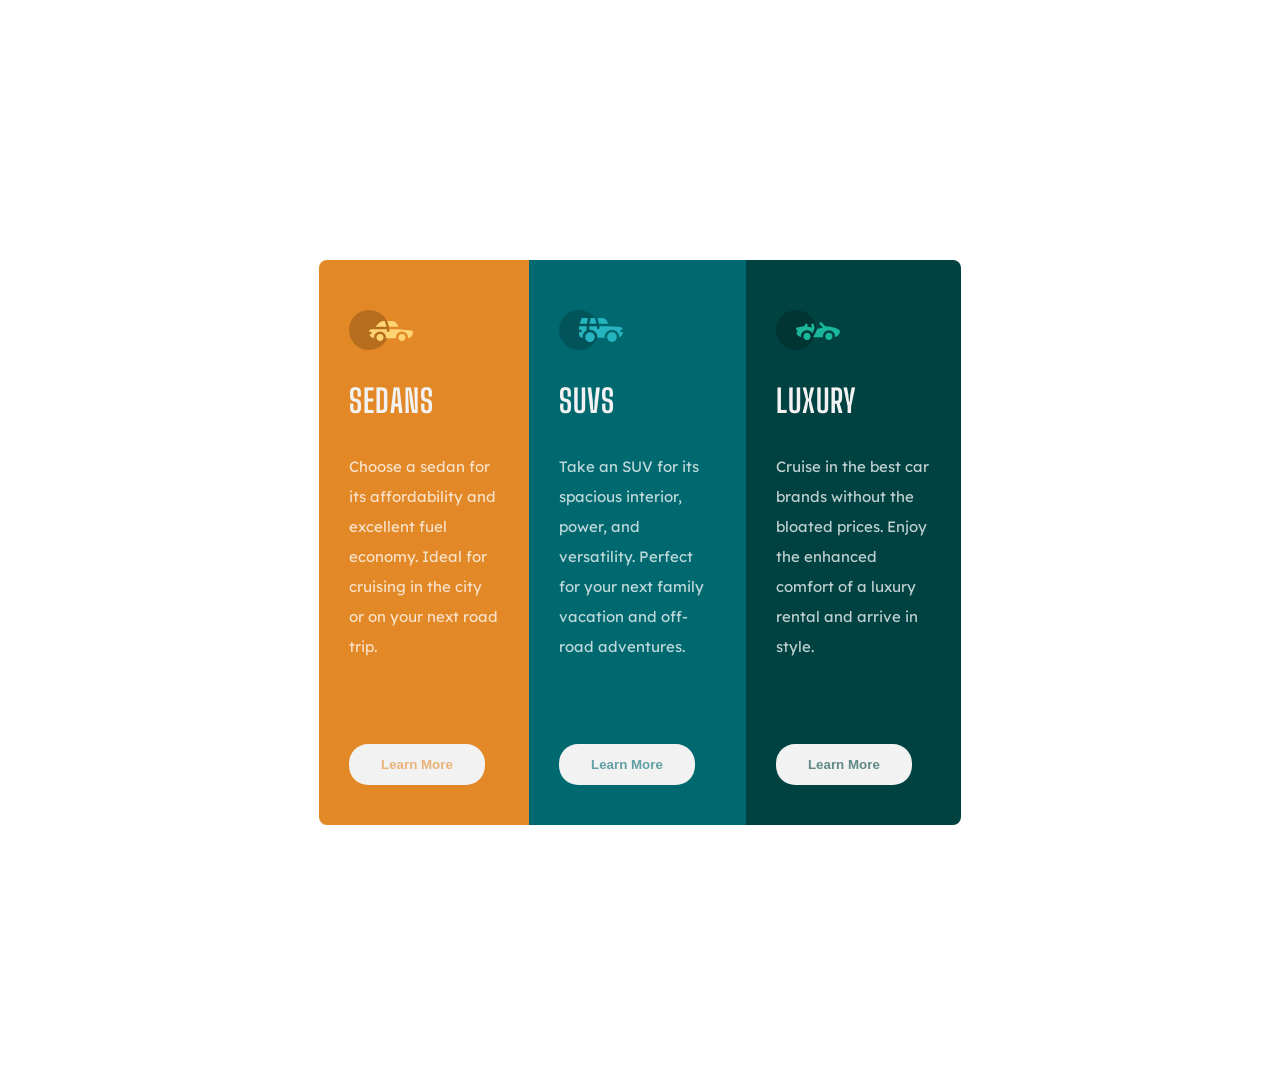
<file: 3-column-card/index.html>
<!DOCTYPE html>
<html lang="en">
<head>
  <meta charset="UTF-8">
  <meta name="viewport" content="width=device-width, initial-scale=1.0"> <!-- displays site properly based on user's device -->

  <link rel="icon" type="image/png" sizes="32x32" href="./images/favicon-32x32.png">
  <link rel="stylesheet" href="styles.css">
  <title>Frontend Mentor | 3-column preview card component</title>
</head>
<body>
  <div class="container">
    <div class="car-container sedan">
      <img src="images/icon-sedans.svg" alt="sedan icon">
      <h1 class="header">sedans</h1>
      <p>Choose a sedan for its affordability and excellent fuel economy. Ideal for cruising in the city 
      or on your next road trip.</p>
      <button class="sedan-color">Learn More</button>
    </div>
    <div class="car-container suv"> 
      <img src="images/icon-suvs.svg" alt="suv icon">
      <h1 class="header">suvs</h1>
      <p>Take an SUV for its spacious interior, power, and versatility. Perfect for your next family vacation 
      and off-road adventures.</p>
      <button class="suv-color">Learn More</button>

    </div>
    <div class="car-container luxury">
      <img src="images/icon-luxury.svg" alt="luxury icon">
      <h1 class="header">luxury</h1>
      <p>Cruise in the best car brands without the bloated prices. Enjoy the enhanced comfort of a luxury 
      rental and arrive in style.</p>
      <button class="luxury-color">Learn More</button>
    </div>
  </div>
</body>
</html>
</file>
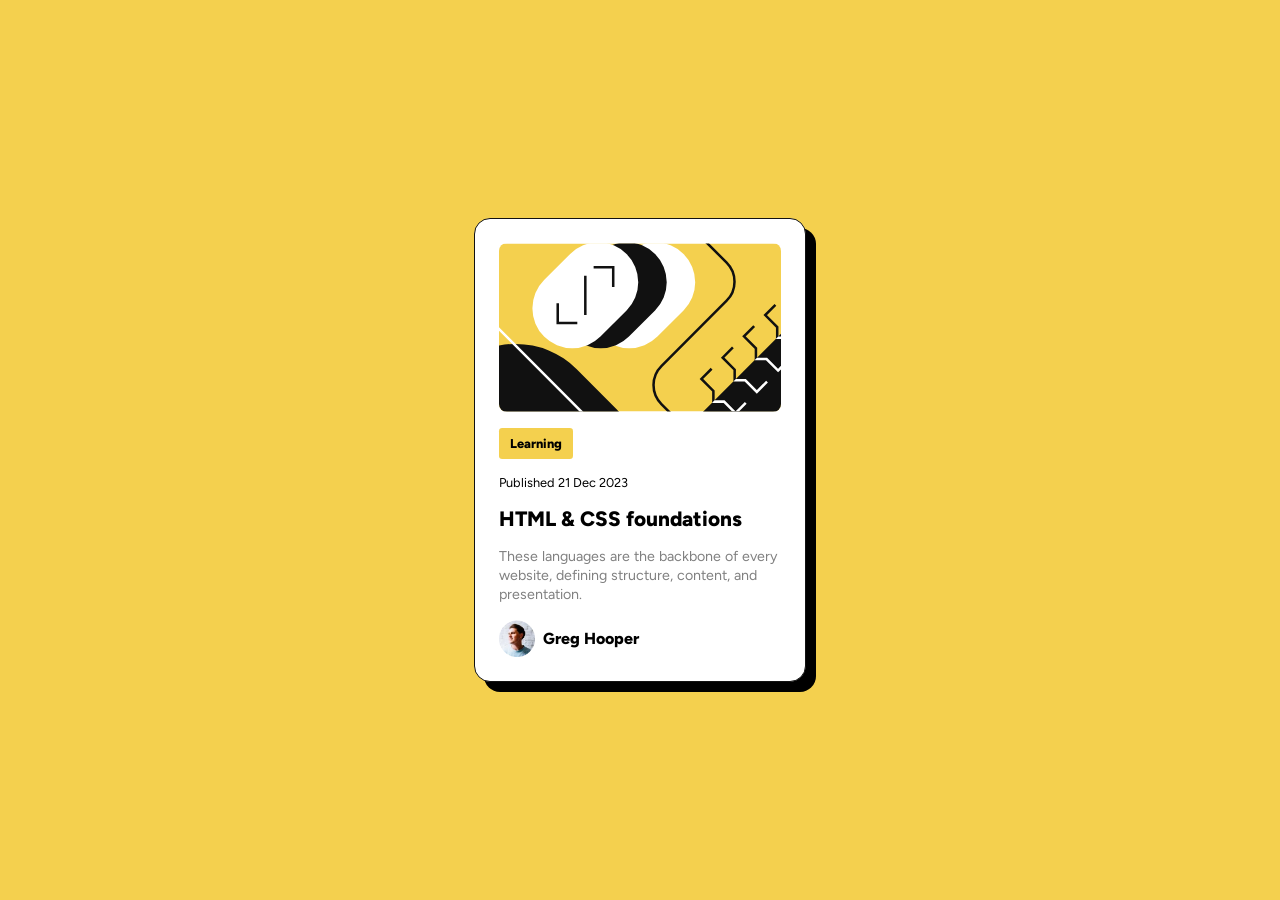
<file: blog-card/index.html>
<!DOCTYPE html>
<html lang="en">
<head>
  <meta charset="UTF-8">
  <meta name="viewport" content="width=device-width, initial-scale=1.0"> <!-- displays site properly based on user's device -->

  <link rel="icon" type="image/png" sizes="32x32" href="./assets/images/favicon-32x32.png">
  <link rel="preconnect" href="https://fonts.googleapis.com">
<link rel="preconnect" href="https://fonts.gstatic.com" crossorigin>
<link href="https://fonts.googleapis.com/css2?family=Figtree:wght@600;800&display=swap" rel="stylesheet">
  <link rel="stylesheet" href="styles.css">
  <title>Frontend Mentor | Blog preview card</title>
</head>
<body>
  <section class="card">
    <div class="card-content">
      <img class="hero" src="assets/images/illustration-article.svg" alt="illustration-article">
      <div class="learning-block">Learning</div>
      <span class="date">Published 21 Dec 2023</span>

      <h1>HTML & CSS foundations</h1>

      <p>These languages are the backbone of every website, defining 
      structure, content, and presentation.</p>

      <div class="greg">
      <div class="avatar">
      <img class ="greg-pic"src="assets/images/image-avatar.webp" alt="avatar">
      </div>
      <span class="name">Greg Hooper</span>
      </div>
    </div>
  
  </section>
</body>
</html>
</file>
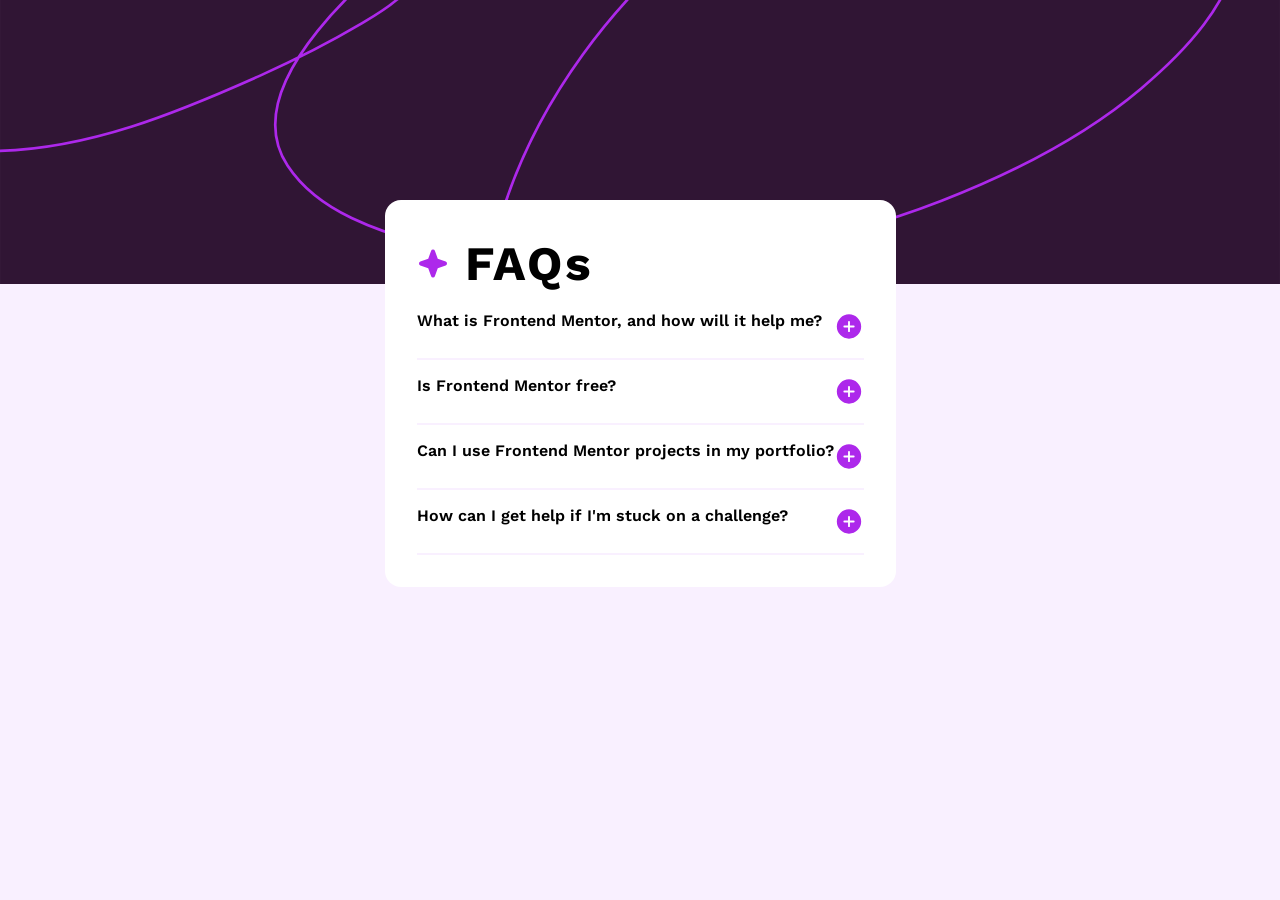
<file: faq-accordion/index.html>
<!DOCTYPE html>
<html lang="en">
<head>
  <meta charset="UTF-8">
  <meta name="viewport" content="width=device-width, initial-scale=1.0"> <!-- displays site properly based on user's device -->
  <link rel="preconnect" href="https://fonts.googleapis.com">
<link rel="preconnect" href="https://fonts.gstatic.com" crossorigin>
<link href="https://fonts.googleapis.com/css2?family=Work+Sans:wght@400;600;700&display=swap" rel="stylesheet">
  <link rel="icon" type="image/png" sizes="32x32" href="./assets/images/favicon-32x32.png">
  <link rel="stylesheet" href="styles.css">
  <title>Frontend Mentor | FAQ accordion</title>
</head>
<body id="desktop-body">
  <img class="background-pattern" src="assets/images/background-pattern-mobile.svg" alt="background-pattern-mobile">
<section class="card">
  <header>
    <img class="star-icon" src="assets/images/icon-star.svg" alt="icon-star">
  <h1>FAQs</h1>
  </header>
<details>
  <summary>What is Frontend Mentor, and how will it help me? <img src="assets/images/icon-plus.svg" alt="icon-plus"> </summary>
  <p>Frontend Mentor offers realistic coding challenges to help developers improve their 
  frontend coding skills with projects in HTML, CSS, and JavaScript. It's suitable for 
  all levels and ideal for portfolio building.</p>
</details>
<details>
  <summary>Is Frontend Mentor free? <img src="assets/images/icon-plus.svg" alt="icon-plus"></summary>
  <p>Yes, Frontend Mentor offers both free and premium coding challenges, with the free 
  option providing access to a range of projects suitable for all skill levels.</p>
</details>
<details>
  <summary>Can I use Frontend Mentor projects in my portfolio? <img src="assets/images/icon-plus.svg" alt="icon-plus"></summary>
  <p>Yes, you can use projects completed on Frontend Mentor in your portfolio. It's an excellent
  way to showcase your skills to potential employers!</p>
</details>
<details>
  <summary>How can I get help if I'm stuck on a challenge? <img src="assets/images/icon-plus.svg" alt="icon-plus"></summary>
  <p>The best place to get help is inside Frontend Mentor's Discord community. There's a help 
  channel where you can ask questions and seek support from other community members.</p>
</details>
</section>
<script src="script.js"></script>
</body>
</html>
</file>
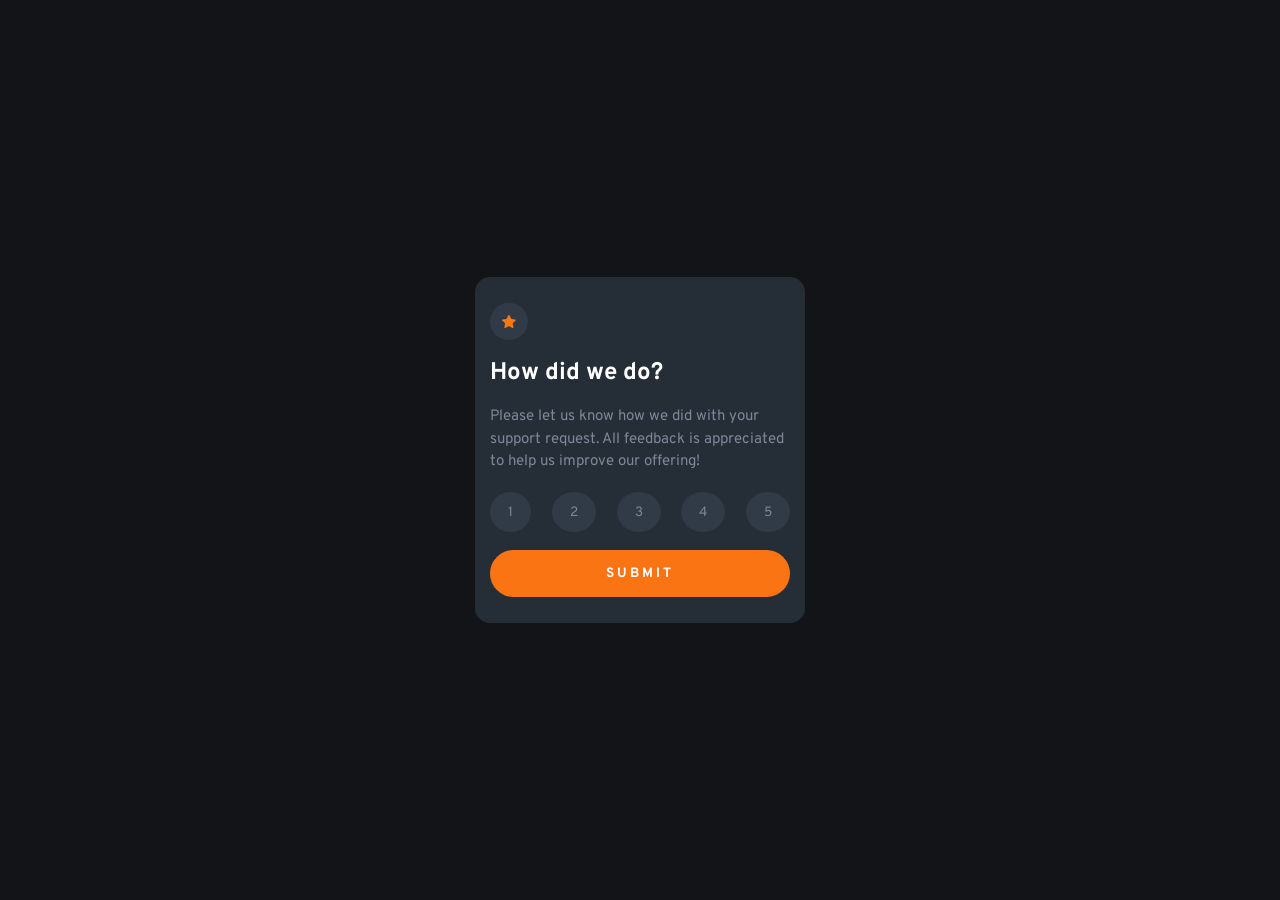
<file: interactive-rating-component/index.html>
<!DOCTYPE html>
<html lang="en">
<head>
  <meta charset="UTF-8">
  <meta name="viewport" content="width=device-width, initial-scale=1.0">
  <link rel="preconnect" href="https://fonts.googleapis.com">
  <link rel="preconnect" href="https://fonts.gstatic.com" crossorigin>
  <link href="https://fonts.googleapis.com/css2?family=Overpass:wght@400;700&display=swap" rel="stylesheet">
  <link rel="stylesheet" href="style.css">
  <link rel="icon" type="image/png" sizes="32x32" href="./images/favicon-32x32.png">
  
  <title>Frontend Mentor | Interactive rating component</title>
</head>
<body>
  <article class="card">
    <div class="rating-content">
      <div class="circle-container">
        <img class="star-icon" src="images/icon-star.svg" alt="star icon">
      </div>
      <h1>How did we do?</h1>
      <p>Please let us know how we did with your support request. All feedback is appreciated 
        to help us improve our offering!</p>
        <div class="rating-component" role="radiogroup" aria-label="Rating">
          <button class="rating" role="radio" aria-checked="false">1</button>
          <button class="rating" role="radio" aria-checked="false">2</button>
          <button class="rating" role="radio" aria-checked="false">3</button>
          <button class="rating" role="radio" aria-checked="false">4</button>
          <button class="rating" role="radio" aria-checked="false">5</button>
        </div>
      <button class="submit-button">Submit</button>
    </div>
  </article>

  <article class="thank-you-card">
    <div class="thank-you-content">
    <img class="thanks-image" src="images/illustration-thank-you.svg" alt="thank you illustration">
    <span class="result">You selected 4 out of 5</span>
    <h1>Thank you!</h1>
    <p class="thank-you">We appreciate you taking the time to give a rating. If you ever need more support, 
      don’t hesitate to get in touch!</p>
    </div>
  </article>
  <script src="script.js"></script>
</body>
</html>
</file>
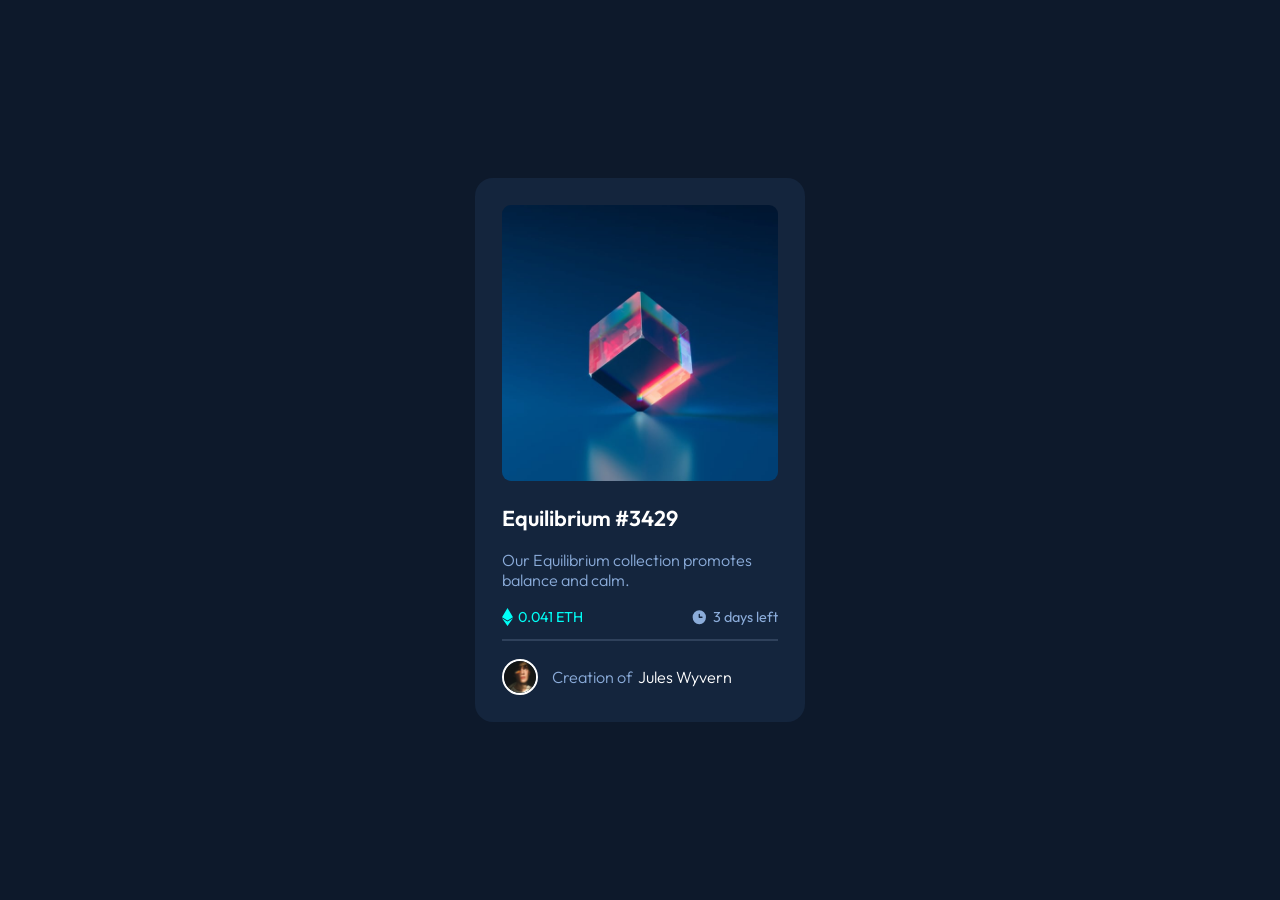
<file: nft-card/index.html>
<!DOCTYPE html>
<html lang="en">
<head>
  <meta charset="UTF-8">
  <meta name="viewport" content="width=device-width, initial-scale=1.0"> 
  <link rel="preconnect" href="https://fonts.googleapis.com">
  <link rel="preconnect" href="https://fonts.gstatic.com" crossorigin>
  <link href="https://fonts.googleapis.com/css2?family=Outfit:wght@300;400;600&display=swap" rel="stylesheet">
  <link rel="icon" type="image/png" sizes="32x32" href="./images/favicon-32x32.png">
  <link rel="stylesheet" href="style.css">
  <title>Frontend Mentor | NFT preview card component</title>
</head>
<body>
  <article class="card">
    <div class="equilibrium-container">
      <div class="overlay">
        <img src="images/icon-view.svg" alt="view icon">
      </div>
      <img class="equilibrium" src="images/image-equilibrium.jpg" alt="Equilibrium image">
    </div>
  <h1>Equilibrium #3429</h1>
  <p>Our Equilibrium collection promotes balance and calm.</p>
  <div class="details-container">
  <span class="eth"><img src="images/icon-ethereum.svg" alt="ethereum icon">0.041 ETH</span>
  <span class="days-left"><img src="images/icon-clock.svg" alt="clock icon">3 days left</span>
  </div>
  <span class="jules"><img class="avatar" src="images/image-avatar.png" alt="avatar image">Creation of<a>Jules Wyvern</a><span>
  </article>
  </div>
</body>
</html>
</file>
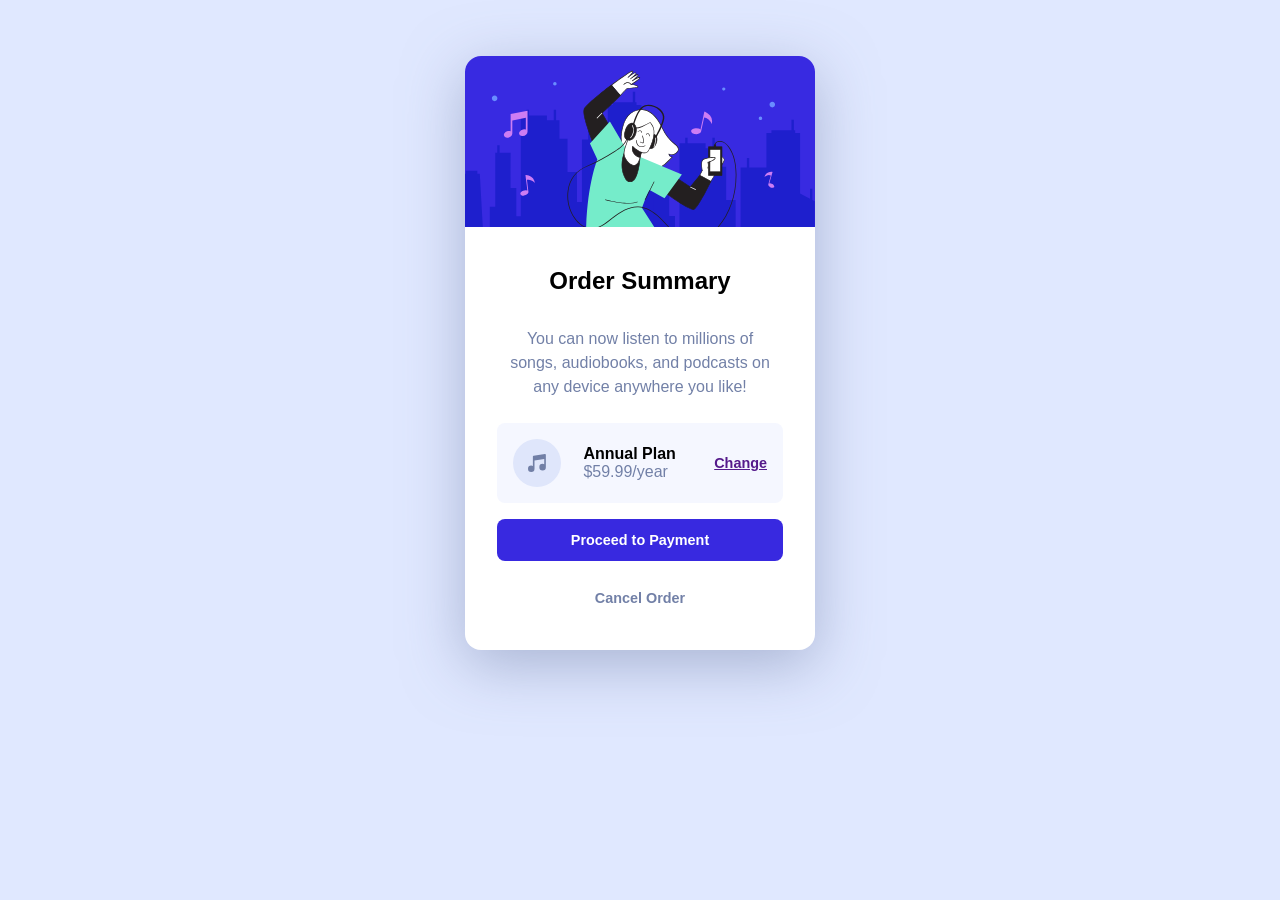
<file: order-summary/index.html>
<!DOCTYPE html>
<html lang="en">
<head>
  <meta charset="UTF-8">
  <meta name="viewport" content="width=device-width, initial-scale=1.0"> 
  <link rel="icon" type="image/png" sizes="32x32" href="./images/favicon-32x32.png">
  <link rel="stylesheet" href="styles.css">
  <title>Frontend Mentor | Order summary card</title>
</head>
<body>
  <div class="container">
    <img class="hero" src="images/illustration-hero.svg" alt="hero image">
    <div class="content-container">
      <h1>Order Summary</h1>
      <p>You can now listen to millions of songs, audiobooks, and podcasts on any 
      device anywhere you like!</p>
      <div class="annual">
        <img src="images/icon-music.svg" alt="music icon" class="music-icon">
        <div class="plan">
        <span class="bold">Annual Plan</span>
        <span class="grey">$59.99/year</span>
        </div>
        <a href="">Change</a>
      </div>
      <button class="payment-button">Proceed to Payment</button>
      <button class="cancel-button">Cancel Order</button>
    </div>
  </div>

</body>
</html>
</file>
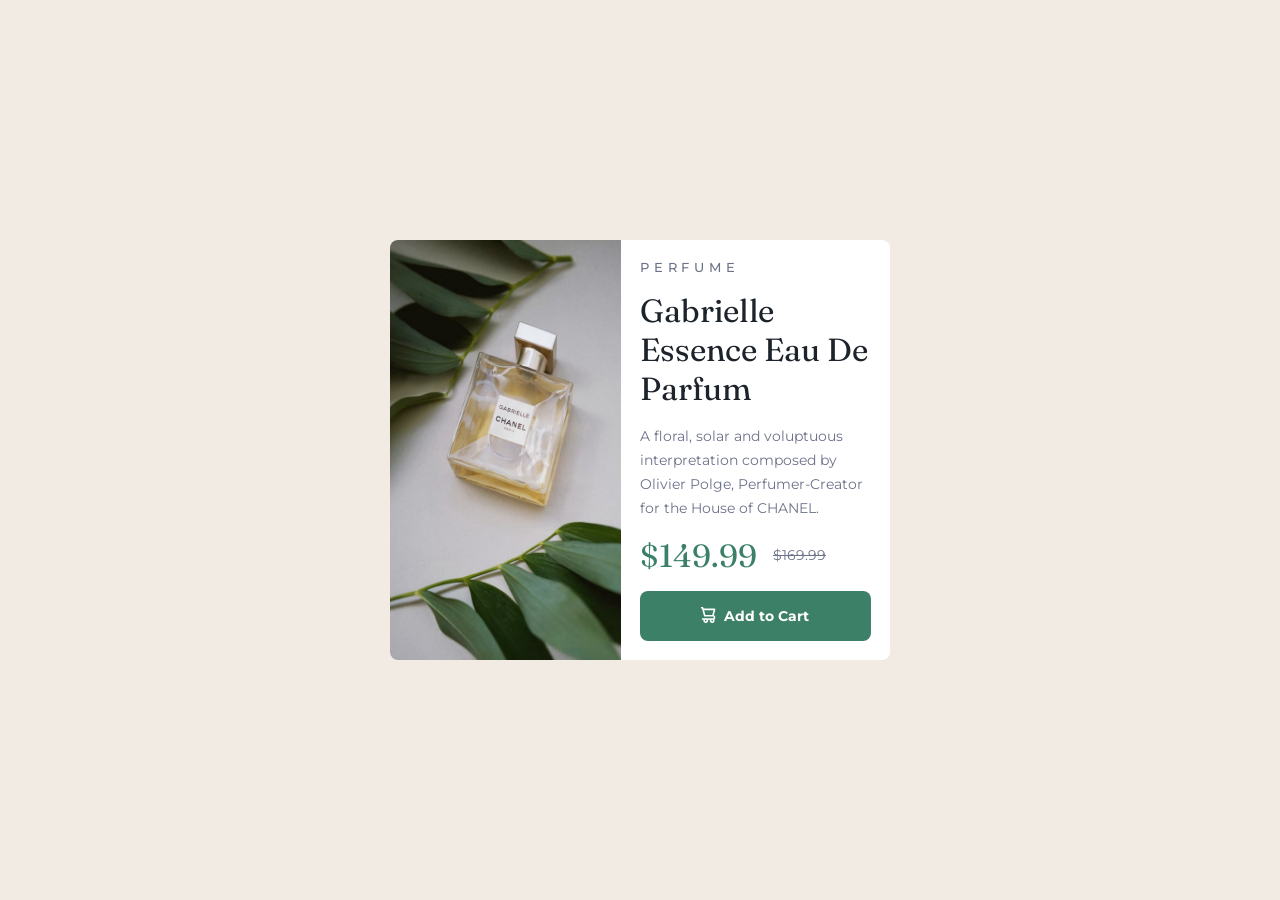
<file: product-preview-card/index.html>
<!DOCTYPE html>
<html lang="en">
<head>
  <meta charset="UTF-8">
  <meta name="viewport" content="width=device-width, initial-scale=1.0"> <!-- displays site properly based on user's device -->
  <link rel="preconnect" href="https://fonts.googleapis.com">
  <link rel="preconnect" href="https://fonts.gstatic.com" crossorigin>
  <link href="https://fonts.googleapis.com/css2?family=Fraunces:opsz,wght@9..144,700&family=Montserrat:wght@500;700&display=swap" rel="stylesheet">
  <link rel="icon" type="image/png" sizes="32x32" href="./images/favicon-32x32.png">
  <link rel="stylesheet" href="style.css">
  <title>Frontend Mentor | Product preview card component</title>
</head>
<body>
  <article class="product-card">
    <img class="perfume-image-mobile" src="images/image-product-mobile.jpg" alt="Perfume image">
    <img class="perfume-image-desktop"src="images/image-product-desktop.jpg" alt="Perfume image" >
    <div class="product-description">
      <h2>Perfume</h2>
      <h1>Gabrielle Essence Eau De Parfum</h1>
      <p>A floral, solar and voluptuous interpretation composed by Olivier Polge, Perfumer-Creator for the House of CHANEL.</p>
      <div class="prices">
      <span class="new-price">$149.99</span>
      <span class="old-price">$169.99</span>
      </div>
      <button><img src="images/icon-cart.svg" alt="cart icon">Add to Cart</button>
    </div>
  </article>
</body>
</html>
</file>
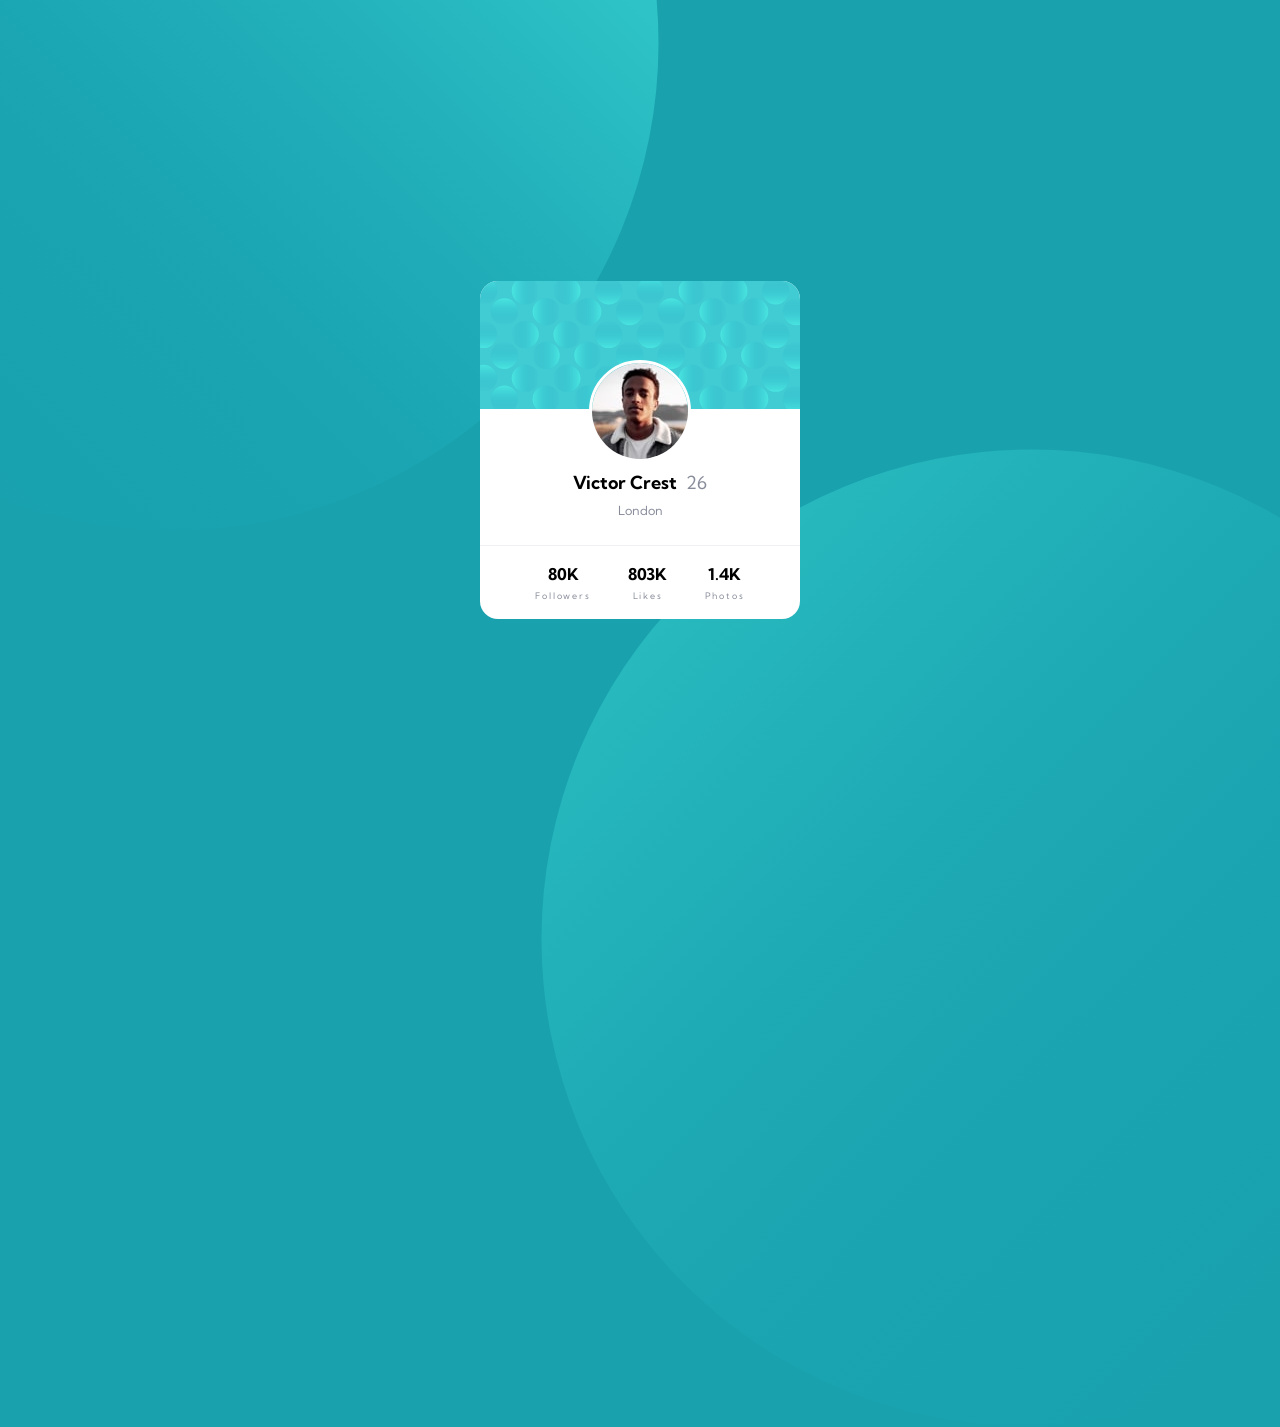
<file: profile-card/index.html>
<!DOCTYPE html>
<html lang="en">
<head>
  <meta charset="UTF-8">
  <meta name="viewport" content="width=device-width, initial-scale=1.0"> <!-- displays site properly based on user's device -->
  <link rel="preconnect" href="https://fonts.googleapis.com">
  <link rel="preconnect" href="https://fonts.gstatic.com" crossorigin>
  <link href="https://fonts.googleapis.com/css2?family=Kumbh+Sans:wght@400;700&display=swap" rel="stylesheet">
  <link rel="icon" type="image/png" sizes="32x32" href="./images/favicon-32x32.png">
  <link rel="stylesheet" href="style.css">
  <title>Frontend Mentor | Profile card component</title>
</head>
<body>
  <img class="top" src="images/bg-pattern-top.svg" alt="">
  <section class="card">
    <img class="card-pattern" src="images/bg-pattern-card.svg" alt="card pattern">
    <div class="profile">
    <img class="avatar" src="images/image-victor.jpg" alt="avatar">
    <div class="name-container">
    <h1 class="name">Victor Crest</h1>
    <span class="age">26</span>
    </div>
    <span class="city">London</span>
    </div>
    <article class="stats-container">
      <div class="stats">
        <span class="stats-value">80K</span>
        <h2 class="stats-title">Followers</h2>
    </div>
     <div class="stats">
        <span class="stats-value">803K</span>
       <h2 class="stats-title">Likes</h2>
     </div>
      <div class="stats">
        <span class="stats-value">1.4K</span>
        <h2 class="stats-title">Photos</h2>
      </div>
    </article>
  </section>
  <img class="bottom" src="images/bg-pattern-bottom.svg" alt="">
</body>
</html>
</file>
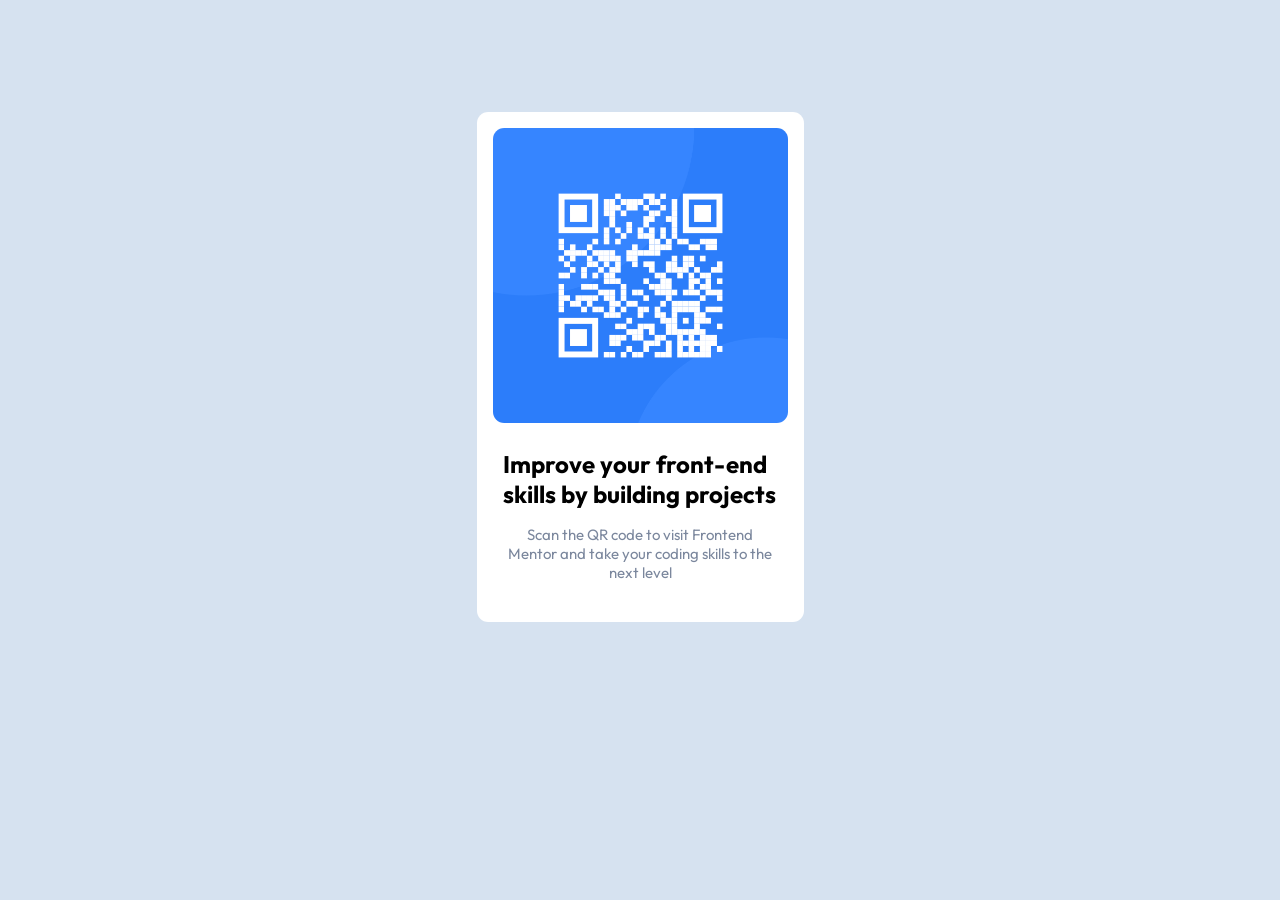
<file: qr-code-component-main/index.html>
<!DOCTYPE html>
<html lang="en">
<head>
  <meta charset="UTF-8">
  <meta name="viewport" content="width=device-width, initial-scale=1.0"> <!-- displays site properly based on user's device -->
  <link rel="icon" type="image/png" sizes="32x32" href="./images/favicon-32x32.png">
  <link rel="preconnect" href="https://fonts.googleapis.com">
<link rel="preconnect" href="https://fonts.gstatic.com" crossorigin>
<link href="https://fonts.googleapis.com/css2?family=Outfit:wght@400;700&display=swap" rel="stylesheet">
  <link rel="stylesheet" href="styles.css">
  <title>Frontend Mentor | QR code component</title>
</head>
<body>
<div class="qr-container">
  <img class="qr-code" src="images/image-qr-code.png" alt="QR code">
  <div class="text-container">
    <h2>Improve your front-end skills by building projects</h2>
    <p>Scan the QR code to visit Frontend Mentor and take your coding skills to the next level</p>
  </div>
</div> 
</body>
</html>
</file>
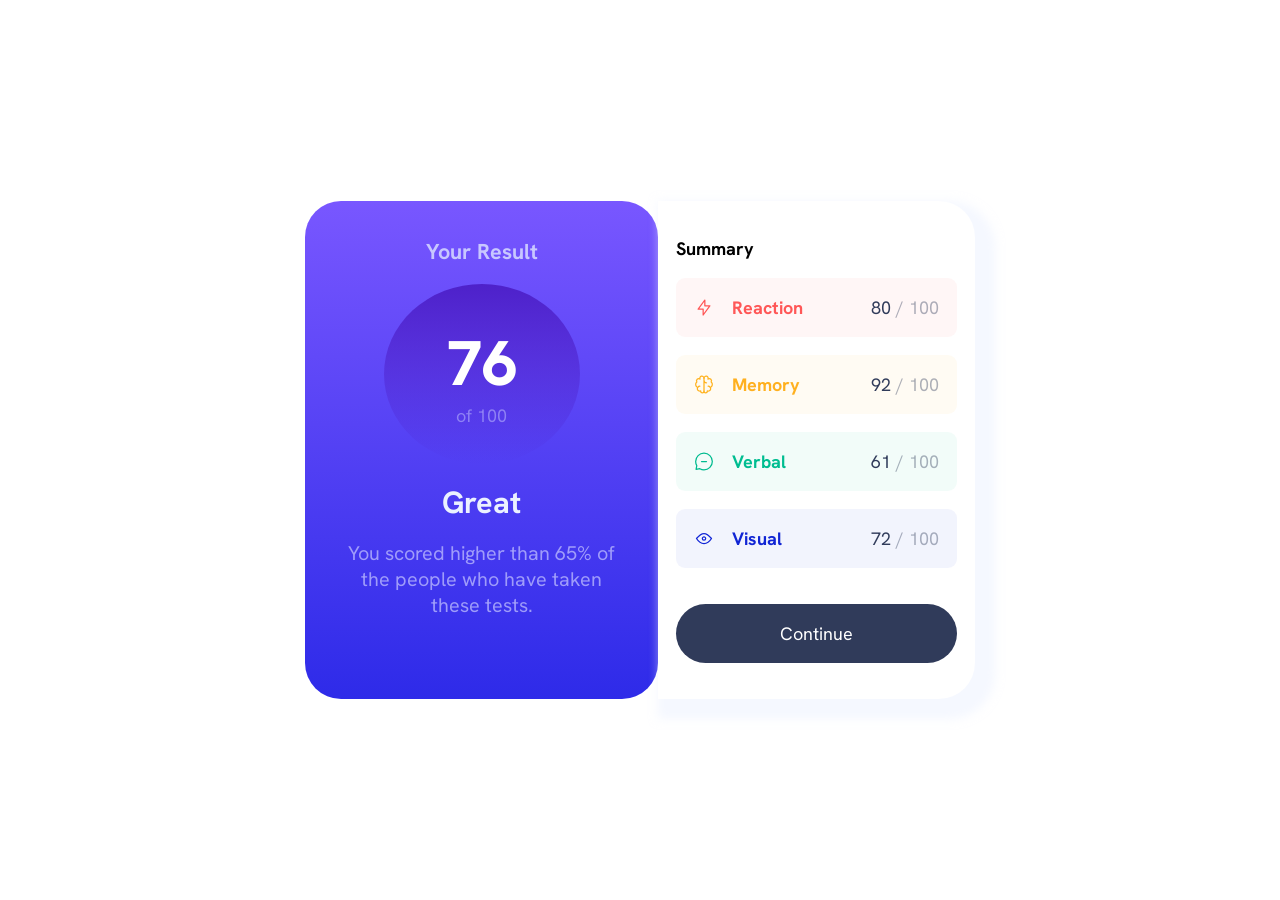
<file: results-summary/index.html>
<!DOCTYPE html>
<html lang="en">
<head>
  <meta charset="UTF-8">
  <meta name="viewport" content="width=device-width, initial-scale=1.0"> <!-- displays site properly based on user's device -->
  <link rel="preconnect" href="https://fonts.googleapis.com">
  <link rel="preconnect" href="https://fonts.gstatic.com" crossorigin>
  <link href="https://fonts.googleapis.com/css2?family=Hanken+Grotesk:wght@500;700;800&display=swap" rel="stylesheet">
  <link rel="icon" type="image/png" sizes="32x32" href="./assets/images/favicon-32x32.png">
  <link rel="stylesheet" href="style.css">
  <title>Frontend Mentor | Results summary component</title>

</head>
<body>
  <main class="results">
    <section class="result-section">
      <header>
        <h1>Your Result</h1>
        <div class="score-container">
          <span class="result-score">76</span>
          <p class="out-of">of 100</p>
        </div>
      </header>
      <h2 class="result-description">Great</h2>
      <p class="result-explanation">
        You scored higher than 65% of the people who have taken these tests.
      </p>
    </section>
  
    <section class="summary-section">
      <header class="summary">
        <h3>Summary</h3>
      </header>
      <div class="category reaction">
        <div class="category-container">
        <img src="assets/images/icon-reaction.svg" alt="reaction icon">
        <h3>Reaction</h3>
        </div>
        <p class="summary-out-of"><span class="summary-score">80</span> / 100</p>
      </div>
      <div class="category memory">
        <div class="category-container">
        <img src="assets/images/icon-memory.svg" alt="memory icon">
        <h3>Memory</h3>
        </div>
        <p class="summary-out-of"><span class="summary-score">92</span> / 100</p>
      </div>
      <div class="category verbal">
        <div class="category-container">
        <img src="assets/images/icon-verbal.svg" alt="verbal icon">
        <h3>Verbal</h3>
        </div>
        <p class="summary-out-of"><span class="summary-score">61</span> / 100</p>
      </div>
      <div class="category visual">
        <div class="category-container">
        <img src="assets/images/icon-visual.svg" alt="visual icon">
        <h3>Visual</h3>
        </div>
        <p class="summary-out-of"><span class="summary-score">72</span> / 100</p>
      </div>
      <button type="button">Continue</button>
    </section>
  </main>
</body>
</html>
</file>
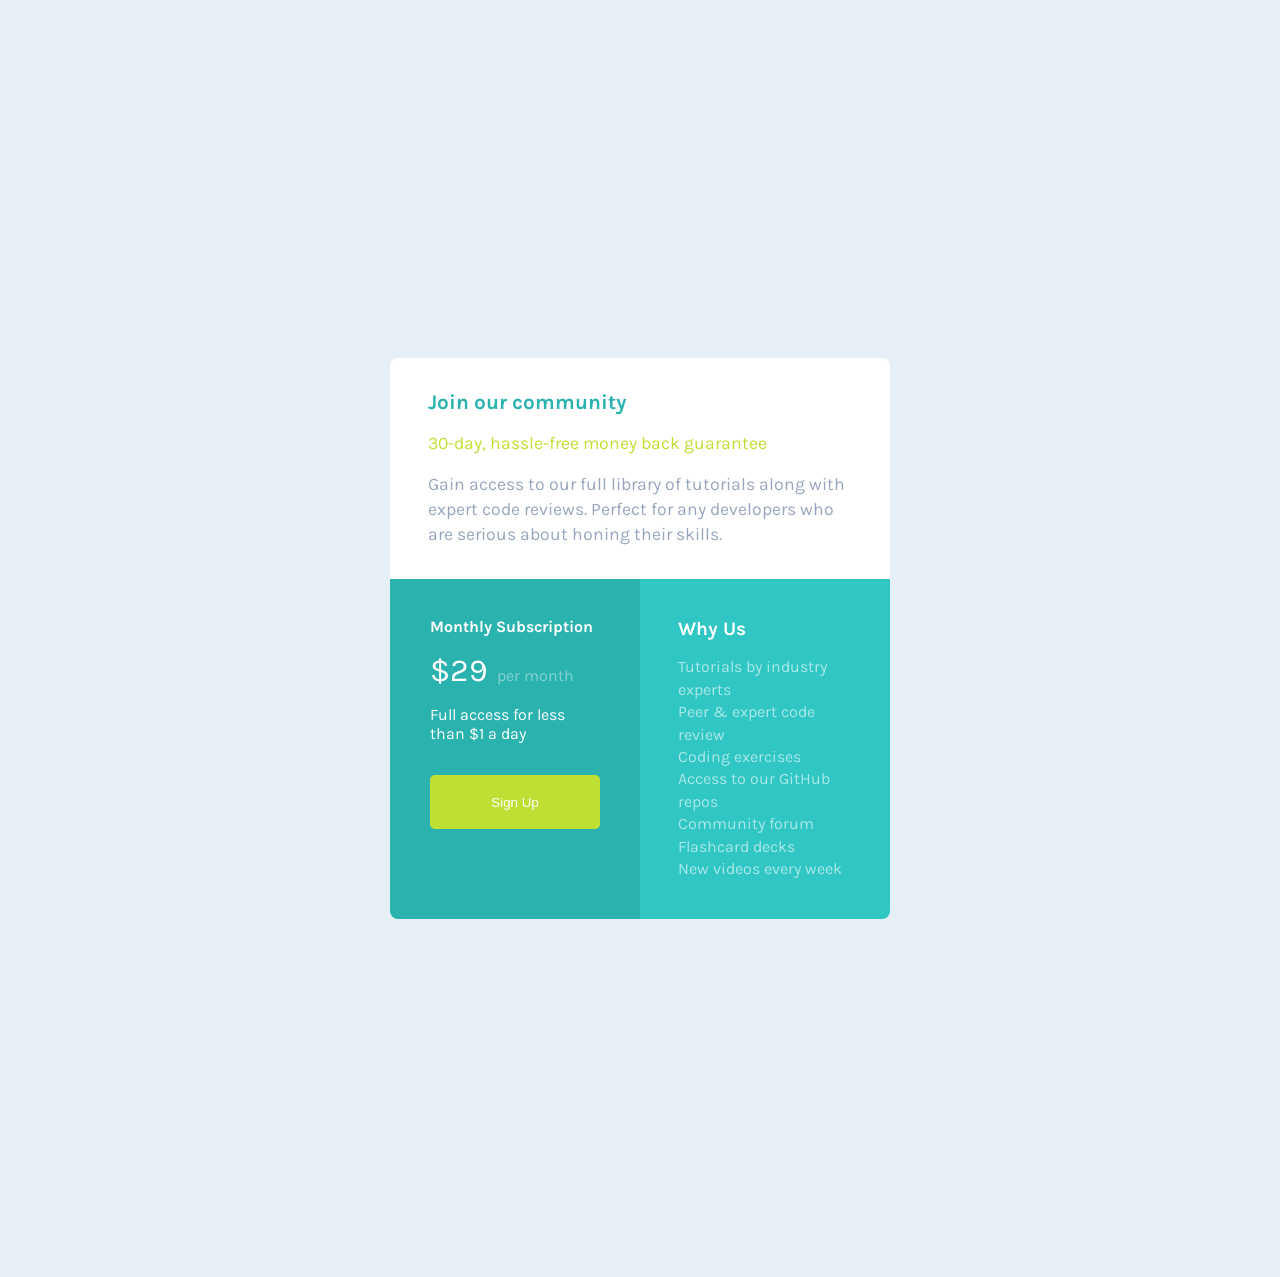
<file: single-price-grid/index.html>
<!DOCTYPE html>
<html lang="en">
<head>
  <meta charset="UTF-8">
  <meta name="viewport" content="width=device-width, initial-scale=1.0"> <!-- displays site properly based on user's device -->

  <link rel="icon" type="image/png" sizes="32x32" href="./images/favicon-32x32.png">
  <link rel="stylesheet" href="styles.css">
  <title>Frontend Mentor | Single Price Grid Component</title>
</head>
<body>
  <div class="container">
    <section class="join">
      <h1 class="cyan">Join our community</h1>
      <p class="yellow">30-day, hassle-free money back guarantee</p>
      <p class="gray">Gain access to our full library of tutorials along with expert code reviews. 
      Perfect for any developers who are serious about honing their skills.</p>
    </section>
    <section class="monthly">
      <h2>Monthly Subscription</h2>
      <p><span class="price">&dollar;29</span> <span class="light-gray">per month</span></p>
      <p>Full access for less than &dollar;1 a day</p>
      <button>Sign Up</button>
    </section>
    <section class="why">
      <h2 class="white">Why Us</h2>
      <div class="paragraphs">
        <p>Tutorials by industry experts</p>
        <p>Peer &amp; expert code review</p>
        <p>Coding exercises</p>
        <p>Access to our GitHub repos</p>
        <p>Community forum</p>
        <p>Flashcard decks</p>
        <p>New videos every week</p>
      </div>
    </section>
  </div>
</body>
</html>
</file>
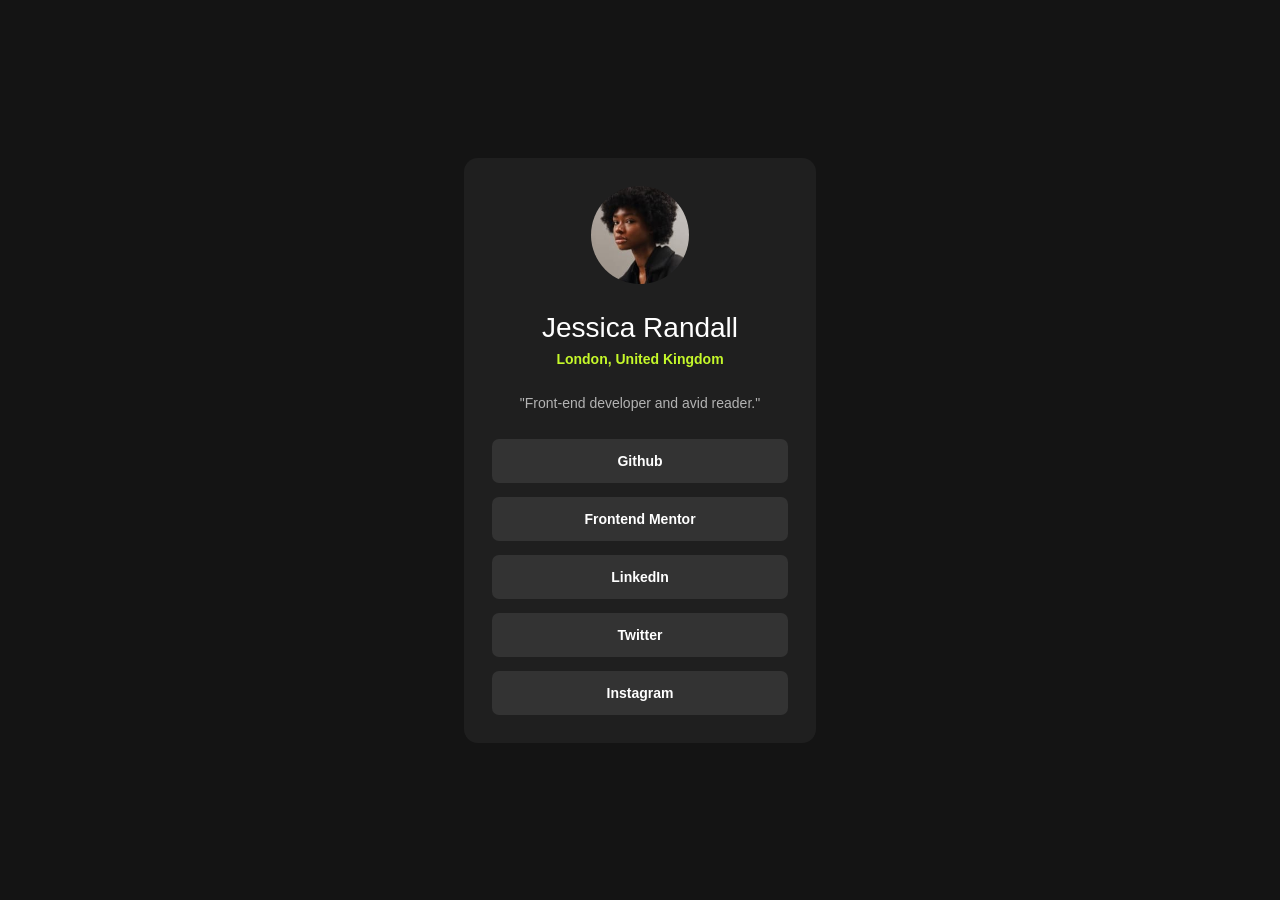
<file: social-links-profile/index.html>
<!DOCTYPE html>
<html lang="en">
<head>
  <meta charset="UTF-8">
  <meta name="viewport" content="width=device-width, initial-scale=1.0"> <!-- displays site properly based on user's device -->

  <link rel="icon" type="image/png" sizes="32x32" href="./assets/images/favicon-32x32.png">
  <link rel="stylesheet" href="style.css">
  <title>Frontend Mentor | Social links profile</title>
</head>
<body>
  <section class="card">
  <img class="avatar" src="assets/images/avatar-jessica.jpeg" alt="avatar image">
  <div class="profile">
  <h1 class="name">Jessica Randall</h1>
  <h2 class="location">London, United Kingdom</h2>
  <h3 class="about"> "Front-end developer and avid reader."</h3>
  </div>
  <button>Github</button>
  <button>Frontend Mentor</button>
  <button>LinkedIn</button>
  <button>Twitter</button>
  <button>Instagram</button>
  </section>
</body>
</html>
</file>
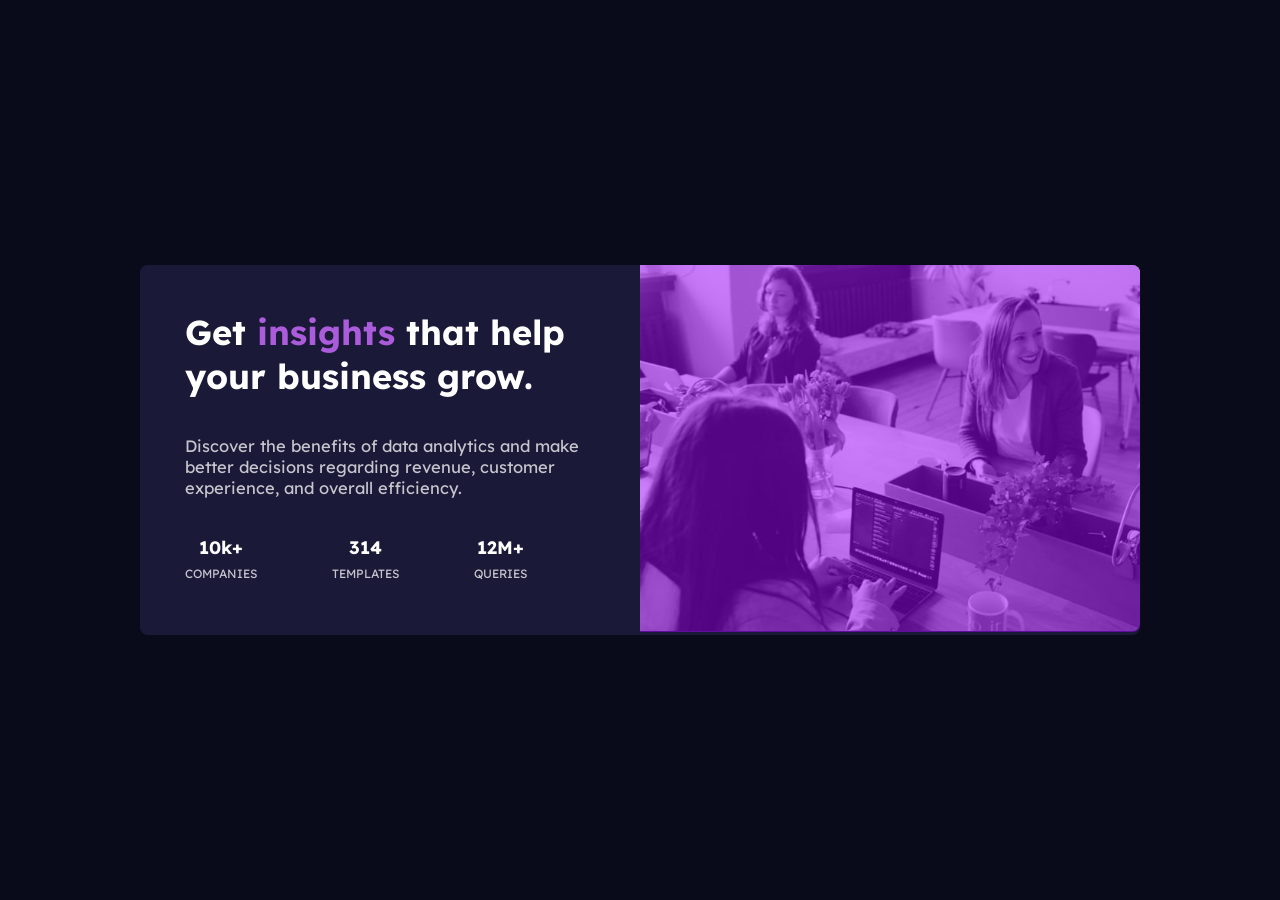
<file: stats-card/index.html>
<!DOCTYPE html>
<html lang="en">
<head>
  <meta charset="UTF-8">
  <meta name="viewport" content="width=device-width, initial-scale=1.0"> 
  <link rel="preconnect" href="https://fonts.googleapis.com">
  <link rel="preconnect" href="https://fonts.gstatic.com" crossorigin>
  <link href="https://fonts.googleapis.com/css2?family=Inter:wght@400;700&family=Lexend+Deca&display=swap" rel="stylesheet">
  <link rel="stylesheet" href="style.css">
  <link rel="icon" type="image/png" sizes="32x32" href="./images/favicon-32x32.png">
  
  <title>Frontend Mentor | Stats preview card component</title>

</head>
<body>
  <article class="card">
  <div class="overlay">
  <img class="hero"src="images/image-header-mobile.jpg" alt="header image">
  </div>
  <div class="card-content">
  <h1>Get <span class="violet">insights</span> that help your business grow.</h1>

  <p>Discover the benefits of data analytics and make better decisions regarding revenue, customer 
  experience, and overall efficiency.</p>
  <div class="statistics">
  <div class="stats-container">
  <span class="stats">10k+</span> 
  <span class="stat-titles">companies</span>
  </div>
  <div class="stats-container">
  <span class="stats">314</span> 
  <span class="stat-titles">templates</span>
  </div>
  <div class="stats-container">
  <span class="stats">12M+</span> 
  <span class="stat-titles">queries</span>
  </div>
  </div>
  </div>
  </article>
</body>
</html>
</file>
<file: 3-column-card/styles.css>
@import url('https://fonts.googleapis.com/css2?family=Big+Shoulders+Display:wght@700&family=Lexend+Deca&display=swap');

*{
  margin: 0;
  padding: 0;
  box-sizing: border-box;
}

.container {
  display: flex;
  flex-direction: column;
  padding: 5rem 1.7rem;
}
.car-container {
  display: flex;
  flex-direction: column;
  align-items: start;
  gap: 2rem;
  padding: 3rem;
}

.header{
  font-family: 'Big Shoulders Display', sans-serif;
  text-transform: uppercase;
  color: hsl(0, 0%, 95%);
  font-weight: 700;
  letter-spacing: 1px;
}

p{
  font-family: 'Lexend Deca', sans-serif;
  font-size: 15px;
  color:hsla(0, 0%, 100%, 0.75);
  line-height: 30px;
}

button {
  background: hsl(0, 0%, 95%);
  border-style: none;
  padding: .8rem 2rem;
  border-radius: 1.2rem;
  font-weight: 600;
}

.sedan {
background: hsl(31, 77%, 52%);
border-radius: .5rem .5rem 0 0;

}
.sedan-color {
color: hsla(31, 77%, 52%, 0.6);
}
.sedan-color:hover {
  cursor: pointer;
  background: hsl(31, 77%, 52%);
  color: white;
  border: solid white;
}
.suv {
  background: hsl(184, 100%, 22%);
}
.suv-color {
  color: hsla(184, 100%, 22%, 0.6);
}

.suv-color:hover {
  cursor: pointer;
  background: hsl(184, 100%, 22%);
  color: white;
  border: solid white;
}
.luxury {
  background: hsl(179, 100%, 13%);
  border-radius: 0 0 .5rem .5rem;
}
.luxury-color {
  color: hsla(179, 100%, 13%, 0.6);
}

.luxury-color:hover {
  cursor: pointer;
  background: hsl(179, 100%, 13%);
  color: white;
  border: solid white;
}


/* Desktop Styles */
@media only screen and (min-width: 961px) {
  body{
    display: flex;
    justify-content: center;
    margin: 250px 309px;
  }
  .container {
    display: flex;
    flex-direction: row;
    padding: 10px;
  }

  .car-container {
    display: flex;
    align-items: start;
    padding: 50px 30px 40px 30px;
  }
  p {
    padding-bottom: 50px;
    line-height: 30px;
  }

  .sedan {
    border-radius: .5rem 0 0 .5rem;
  }

  .luxury {
    border-radius: 0 .5rem .5rem 0;
  }

}
</file>
<file: blog-card/styles.css>
* {
	margin: 0;
	padding: 0;
	border: 0;
	font-size: 100%;
}
body {
  background-color: hsl(47, 88%, 63%);
  font-family: 'Figtree', sans-serif;
  font-size: 16px;
  display: flex;
  align-items: center;
  justify-content: center;
  height: 100vh;
}
.card {
  background-color: hsl(0, 0%, 100%);
  border: 1px solid hsl(0, 0%, 7%);
  border-radius: 1rem;
  max-width: 330px;
  box-shadow: 10px 10px 0 0 black;
}
.card-content {
  display: flex;
  flex-direction: column;
  gap: 1rem;
  padding: 1.5rem;
}
.hero {
  border-radius: .5rem;
  max-width: 100%;
}
.learning-block {
  background-color: hsl(47, 88%, 63%);
  padding: .5rem .7rem;
  border-radius: .2rem;
  font-size: .8rem;
  font-weight: 800;
  max-width: fit-content;
}
.date {
  font-size: .8rem;
}
h1 {
  font-size: 1.3rem;
  font-weight: 800;
}
h1:hover {
  cursor: pointer;
  color: hsl(47, 88%, 63%);
}
p {
  font-size: .89rem;
  line-height: 1.2rem;
  color: hsl(0, 0%, 50%);
}
.greg {
  display: flex;
  align-items: center;
  gap: .5rem;
  max-width: 100%;
}
.avatar{
  height: 2.3rem;
}
.greg-pic{
  margin: 0 auto;
  height: 100%;
  width: auto;
}
.name {
  font-weight: 800;
}
</file>
<file: faq-accordion/styles.css>
* {
	margin: 0;
	padding: 0;
	border: 0;
	font-size: 100%;
}
body {
  font-family: 'Work Sans', sans-serif;
  font-size: 16px;
  background: hsl(275, 100%, 97%);
 }
 .background-pattern {
  position: relative;
  z-index: 1;
 }
 .card {
  position: relative;
  background: hsl(0, 0%, 100%);
  border-radius: .5rem;
  margin: -6rem 1.5rem 4rem;
  z-index: 2;
  padding: 2rem;
  max-width: 350px;
 }
 header {
  display: flex;
  gap: 1rem;
  align-items: baseline;
  padding: .2rem 0;
 }
 details {
  display: flex;
  align-items: center;
  border-bottom: 2px solid hsl(275, 100%, 97%);
  padding: 1rem 0;

 }
 .star-icon {
  width: 1.7rem;
 }
 h1{
  font-size: 2rem;
  font-weight: 700;
 }
 summary{
  display: flex;
  justify-content: space-between;
  list-style: none;
  font-weight: 600;
  font-size: 1rem;
 }
 summary:hover {
  color:#ad28eb;
  cursor: pointer;
 }
 p{
  color: hsl(292, 16%, 49%);
  padding: 1rem 0;
  font-size: .85rem;
 }
p:hover {
  cursor: default;
}

@media (min-width: 600px) {
  #desktop-body {
    background-image: url("assets/images/background-pattern-desktop.svg");
    background-repeat: no-repeat;
    background-size: 100% auto;
    background-position: center top;
    margin-top: 100px;
  }
  .background-pattern {
    display: none;
  }
  body {
    display: flex;
    justify-content: center;
  }
  .card {
    margin-top: 100px;
    max-width: 460px;
    border-radius: 1rem;
  }
 .star-icon {
  width: 2rem;
 }
 h1 {
  font-size: 3rem;
  letter-spacing: .15rem;
 }

}
</file>
<file: interactive-rating-component/style.css>
* {
  margin: 0;
  padding: 0;
  border: 0;
  font-size: 15px;
  font-family: 'Overpass', sans-serif;
}

body {
  display: flex;
  align-items: center;
  justify-content: center;
  height: 100vh;
  background: hsl(216, 12%, 8%);
}

.card {
  background: hsl(213, 19%, 18%);
  border-radius: 1rem;
  width: 330px;
  display: flex;
  flex-direction: column;
}

.star-icon {
  width: .9rem;
  height: .9rem;
}

.circle-container {
  background: hsl(213, 19%, 25%, .8);
  width: fit-content;
  padding: 0.8rem;
  border-radius: 50%;
  display: flex;
  align-items: center;
}

.rating-content {
  display: flex;
  flex-direction: column;
  margin: .7rem 0;
  padding: 1rem;
  gap: 1.2rem;
}

h1 {
  color: hsl(0, 0%, 100%);
  font-size: 1.6rem;
}

p {
  line-height: 1.5rem;
  color: hsl(216, 12%, 54%);
}

.rating-component {
  display: flex;
  justify-content: space-between;
}

.rating {
  background: hsl(213, 19%, 25%, .8);
  color: hsl(216, 12%, 54%);
  font-size: .9rem;
  width: fit-content;
  height: 2.7rem;
  padding: 1.2rem;
  border-radius: 50%;
  display: flex;
  align-items: center;
}

.rating:hover {
  cursor: pointer;
  color: hsl(0, 0%, 100%);
  background: hsl(25, 97%, 53%);
}

.rating.selected {
  background: hsl(217, 12%, 63%);
  color: hsl(0, 0%, 100%);
}

.rating-circle-container:hover {
  cursor: pointer;
  color:hsl(0, 0%, 100%);
}

.submit-button {
  display: block;
  background: hsl(25, 97%, 53%);
  color: hsl(0, 0%, 100%);
  border-radius: 2rem;
  padding: 1rem;
  font-size: .9rem;
  font-weight: 700;
  text-transform: uppercase;
  letter-spacing: 0.2rem;
}

.submit-button:hover {
  cursor: pointer;
  background: hsl(0, 0%, 100%);
  color: hsl(25, 97%, 53%);
}

.thank-you-card {
  background: hsl(213, 19%, 18%);
  border-radius: 1rem;
  width: 320px;
  display: none;
}

.thank-you-content {
  display: flex;
  flex-direction: column;
  align-items: center;
  margin: 1.5rem 0;
  padding: 1rem;
  gap: 1.2rem;
}

.thanks-image {
  width: 9rem;
  height: 6rem;
}

.result {
  background: hsl(213, 19%, 25%, .8);
  color: hsl(25, 97%, 53%);
  padding: .5rem 1rem;
  border-radius: 2rem;
}

.thank-you {
  text-align: center;
}
</file>
<file: nft-card/style.css>
* {
  margin: 0;
  padding: 0;
  font-size: 18px;
  font-family: 'Outfit', sans-serif;
  box-sizing: border-box;
}

body {
  height: 100vh;
  display: flex;
  justify-content: center;
  align-items: center;
  background: hsl(217, 54%, 11%);
}

.card {
  display: flex;
  flex-direction: column;
  gap: 1rem;
  width: 330px;
  background: hsl(216, 50%, 16%);
  padding: 1.5rem;
  border-radius: 1rem;
}

.equilibrium {
  position: relative;
  max-width: 100%;
  border-radius: .5rem;
}

.equilibrium-container {
  position: relative;
  width: 100%;
  border-radius: .5rem;
}

.overlay {
  position: absolute;
  top: 0;
  left: 0;
  width: 100%;
  height: 98%;
  border-radius: .5rem;
  transition: background 0.3s ease;
  z-index: 1;
  display: flex;
  justify-content: center;
  align-items: center;
}

.overlay img {
  opacity: 0; 
  transition: opacity 0.3s ease;
}

.equilibrium-container:hover .overlay {
  cursor: pointer;
  background: hsla(178, 100%, 50%, 0.5);
  opacity: 1; 
}

.equilibrium-container:hover .overlay img {
  opacity: 1; 
}

h1 {
  font-weight: 600;
  font-size: 1.2rem;
  color: hsl(0, 0%, 100%);
}

h1:hover {
  cursor: pointer;
  color:hsla(178, 100%, 50%);
}

p {
  color: hsl(215, 51%, 70%);
  font-size: .9rem;
  font-weight: 300;
}

.details-container {
  display: flex;
  justify-content: space-between;
  border-bottom: 2px solid hsl(215, 32%, 27%);
}

.eth {
  display: flex;
  align-content: center;
  gap: .3rem;
  font-size: .8rem;
  color: hsl(178, 100%, 50%);
  margin-bottom: .7rem;
}

.days-left {
  display: flex;
  align-content: center;
  gap: .3rem;
  font-size: .8rem;
  color:hsl(215, 51%, 70%);
  margin-bottom: .7rem;
}

.jules {
  display: flex;
  align-items: center;
  gap: .3rem;
  color:hsl(215, 51%, 70%);
  font-weight: 300;
  font-size: .9rem;
}
.avatar {
  border: 2px solid hsl(0, 0%, 100%);
  border-radius: 50%;
  height: 2rem;
  margin-right: .5rem;
}

a {
  color: hsl(0, 0%, 100%);
  font-weight: 300;
  font-size: .9rem;
}

a:hover {
  cursor: pointer;
  color:hsl(178, 100%, 50%);
}
</file>
<file: order-summary/styles.css>
* {
	margin: 0;
	padding: 0;
	border: 0;
	font-size: 100%;
  font: inherit;
}
 
 @import url('https://fonts.googleapis.com/css2?family=Red+Hat+Display:wght@400;700&display=swap');

body{
  display: flex;
  justify-content: center;
  background: hsl(225, 100%, 94%);
  font-size: 16px;
  font-family: 'Red Hat Display', sans-serif;
}
.hero {
  border-radius: 1rem 1rem 0 0;
}
h1 {
  font-weight: 700;
  font-size: 1.5rem;
  padding: .5rem;
}
p{
  font-size: 1rem;
  line-height: 1.5rem;
  text-align: center;
  color:hsl(224, 23%, 55%);
  padding: .5rem;
}
.annual {
  background: hsl(225, 100%, 98%);
  border-radius: .5rem;
  padding: .5rem;
  display: flex;
  align-items: center;
  justify-content: space-between;
  width: 100%;
  padding: 1rem;
}
.plan {
  padding-left: 1.4rem;
}
.bold {
  color: black;
  font-weight: bold;
}
.grey{
  color:hsl(224, 23%, 55%);
}
a{
  font-weight: 700;
  font-size: .9rem;
}
a:hover {
  cursor: pointer;
  color:hsl(245, 75%, 52%, .5);
}
.container{
  display: flex;
  flex-direction: column;
  margin: 3.5rem 0;
  max-width: 350px;
  border-radius: 1rem;
  background: white;
  box-shadow: 0 15px 60px 0 hsla(224, 23%, 55%, .5);
}
.content-container{
  display: flex;
  flex-wrap: wrap;
  justify-content: center;
  padding: 2rem;
  gap: 1rem;
}
.payment-button{
  color: white;
  background:hsl(245, 75%, 52%);
  border: none;
  border-radius: .5rem;
  padding: .8rem;
  font-size: .9rem;
  font-weight: 700;
  width: 100%;
}
.payment-button:hover {
  cursor: pointer;
  background:hsl(245, 75%, 52%, .5);
}
.cancel-button {
  color: hsl(224, 23%, 55%);
  border: none;
  background: white;
  padding: .8rem;
  border-radius: .5rem;
  font-size: .9rem;
  font-weight: 700;
  width: 100%;
}
.cancel-button:hover {
  cursor: pointer;
  color: black;
}
</file>
<file: product-preview-card/style.css>
* {
  margin: 0;
	padding: 0;
	border: 0;
	font-size: 100%;
	font: inherit;
}
h2, p, .old-price {
  font-family: 'Montserrat', sans-serif;
  color: hsl(228, 12%, 48%);
}
h1, span{
  font-family: 'Fraunces', serif;
}
body{
  background-color: hsl(30, 38%, 92%);
  font-size: 14px;
  display: flex;
  align-items: center;
  justify-content: center;
  height: 100vh;
}
.product-card {
  background-color: hsl(0, 0%, 100%);
  max-width: 330px;
  border-radius: .5rem;
}
.perfume-image-mobile {
  display: block;
  border-radius: .5rem .5rem 0 0;
  overflow: hidden;
  max-width: 100%
}
.perfume-image-desktop {
  display: none;
}
.product-description {
  display: flex;
  flex-direction: column;
  gap: 1rem;
  margin: 1.2rem;
}
h2{
  font-size: .8rem;
  font-weight: 500;
  text-transform: uppercase;
  letter-spacing: .3rem;
}
h1{
  color: hsl(212, 21%, 14%);
  font-size: 2rem;
}
p {
  line-height: 1.5rem;
}
.prices{
  display: flex;
  align-items: center;
  gap: 1rem;
}
.new-price {
  font-size: 2rem;
  color:hsl(158, 36%, 37%);
}
.old-price{
  text-decoration: line-through;
}
button{
  display: flex;
  justify-content: center;
  gap: .5rem;
  font-weight: 700;
  font-family: 'Montserrat', sans-serif;
  background-color: hsl(158, 36%, 37%);
  color:hsl(0, 0%, 100%);
  padding: 1rem;
  border-radius: .5rem;
  width: 100%;
}
button:hover {
  cursor: pointer;
  background: hsl(158, 36%, 17%);
}

/* MEDIA QUERIES */
@media (min-width: 700px) {
  .product-card {
    display: flex;
    max-width: 500px;
    border-radius: .5rem;
  }
  .perfume-image-mobile {
    display: none;
  }
  .perfume-image-desktop {
    display: block;
    border-radius: .5rem 0 0 .5rem;
    overflow: hidden;
    width: 50%;
    max-width: 100%;
  }
  .product-description {
    width: 50%;
  }
}
</file>
<file: profile-card/style.css>
* {
  margin: 0;
  padding: 0;
  border: 0;
  box-sizing: border-box;
  font-family:'Kumbh Sans', sans-serif;
  font-size: 18px;
}

body {
  display: flex;
  flex-direction: column;
  justify-content: center;
  align-items: center;
  height: 100vh;
  background: hsl(185, 75%, 39%);
}
.top {
  position: relative;
  left: -470px;
  bottom: -250px;
  z-index: 0;
}
.card {
  z-index: 1;
  background: hsl(0, 0%, 100%);
  width: 320px;
  border-radius: 1rem;
}

.card-pattern {
  max-width: 100%;
  border-radius: 1rem 1rem 0 0;
}

.profile{
  display: flex;
  flex-direction: column;
  align-items: center;
  gap: .5rem;
  padding: 1.5rem 0;
  border-bottom: .1rem solid hsla(227, 10%, 46%, .1);
}

.avatar {
  border: .2rem solid hsl(0, 0%, 100%);
  border-radius: 50%;
  margin-top: -4.5rem;
}

.name-container {
  display: flex;
  align-items: baseline;
}

.name {
  margin-right: .5rem;
}

.age {
  color: hsla(227, 10%, 46%, .8);
}

.city {
  font-size: .7rem;
  font-weight: 400;
  color: hsla(227, 10%, 46%, .8);
}

.stats-container {
  display: flex;
  justify-content: space-evenly;
  padding: 1rem;
}

.stats {
  display: flex;
  flex-direction: column;
  align-items: center;
  gap: .3rem;
}

.stats-value {
  font-size: .9rem;
  font-weight: 700;
}

.stats-title {
  font-size: .5rem;
  font-weight: 400;
  color: hsla(227, 10%, 46%, .8);
  letter-spacing: .1rem;
}

.bottom {
  position: relative;
  top: -170px;
  right: -390px;
  z-index: 0;
}
</file>
<file: qr-code-component-main/styles.css>
*{
  margin: 0;
  padding: 0;
}

body {
  background: hsl(212, 45%, 89%);
  font-family: 'Outfit', sans-serif;
  display: flex;
  flex-direction: column;
  justify-content: center;
  align-items: center;
}
.qr-container{
  display: flex;
  flex-direction: column;
  background: white;
  border-radius: .7rem;
  margin: 7rem 1.5rem;
  max-width: 327px;
  max-height: 510px;
}
.qr-code {
  max-width: 100%;
  margin: 1rem;
  border-radius: .7rem;
}
.text-container {
  display: flex;
  flex-direction: column;
  gap: 1rem;
  margin: 10px 25px 40px;
}

h2{
  padding: 0 .1rem;
}
p {
  font-size: 15px;
  color: hsl(220, 15%, 55%);
  text-align: center;
}
</file>
<file: results-summary/style.css>
* {
  margin: 0;
  padding: 0;
  border: 0;
  font-family: 'Hanken Grotesk', sans-serif;
  font-size: 18px;
}
body {
  display: flex;
  justify-content: center;
  align-items: flex-start; 
  min-height: 100vh;
}
.results {
  display: flex;
  flex-direction: column;
}
h1 {
  font-size: 1.2rem;
  color: hsl(241, 100%, 89%);
  margin-top: 1rem;
}
.result-section {
  display: flex;
  flex-direction: column;
  text-align: center;
  gap: 1rem;
  padding: 1rem;
  background: linear-gradient(hsl(252, 100%, 67%),hsl(241, 81%, 54%));
  border-radius: 0 0 2rem 2rem;
}
.score-container {
  background: linear-gradient(hsla(256, 72%, 46%, 1),hsla(241, 72%, 46%, 0));
  width: fit-content;
  height: 3rem;
  margin: 1rem auto 0;
  border-radius: 50%;
  padding: 2.3rem;
  display: flex;
  flex-direction: column;
  justify-content: center;
  align-items: center;
}
.result-score {
  font-size: 3rem;
  font-weight: 800;
  color: white;
}
.out-of {
  color:  hsla(241, 100%, 89%, .5);
}
.result-description {
  font-size: 1.5rem;
  color: hsl(221, 100%, 96%);
}
.result-explanation {
  color: hsla(241, 100%, 89%, .7);
  font-size: .9rem;
  margin: 0 2rem 1rem;
}
/* SUMMARY */
.summary-section {
  display: flex;
  flex-direction: column;
  gap: 1rem;
  width: 80%; 
  max-width: 600px; 
  margin: 0 auto; 
  padding: 1rem;
}
.summary {
  margin-top: 1rem;
}
.category {
  display: flex;
  justify-content: space-between;
  padding: 1rem; 
  border-radius: .5rem;
}
.category-container{
  display: flex;
  gap: 1rem;
}
.summary-score{
  color:hsl(224, 30%, 27%);
}
.summary-out-of {
  color: hsla(224, 30%, 27%, .4);
}
.reaction{
  color: hsl(0, 100%, 67%);
  background:  hsla(0, 100%, 67%, .05);
}
.memory{
  color:  hsl(39, 100%, 56%);
  background: hsla(39, 100%, 56%, .05);
}
.verbal {
  color: hsl(166, 100%, 37%);
  background: hsla(166, 100%, 37%, .05);
}
.visual {
  color: hsl(234, 85%, 45%);
  background: hsla(234, 85%, 45%, .05);
}
button {
  width: 80%; 
  margin: 1rem auto; 
  padding: 1rem;
  border-radius: 2rem;
  background: hsl(224, 30%, 27%);
  color: hsl(0, 0%, 100%);
}
button:hover {
  cursor: pointer;
  background: linear-gradient(hsl(252, 100%, 67%),hsl(241, 81%, 54%));
}

/* MEDIA QUERIES */
@media (min-width: 700px) {
  body {
    align-items: center;
  }
 .results {
  flex-direction: row;
  max-width:670px;
 }
 .result-section {
  font-size: 1.2rem;
  border-radius: 2rem;
  gap: 1rem;
  padding: 1rem 2rem;
  width: 50%;
 }
 h1{
  font-size: 1.2rem;
 }
 .result-explanation {
  font-size: 1.1rem;
  margin: 0;
 }
 .score-container{
  padding: 3.5rem;
 }
 .result-score{
  font-size: 3.5rem;
 }
 .result-description{
  font-size: 1.7rem;
 }
 .summary-section{
  border-radius: 0 2rem 2rem 0;
  box-shadow: 10px 10px 10px 10px hsla(221, 100%, 96%, .5);
  padding: 1rem;
  width: 50%;
 }
 button{
  width: 100%;
 }
}
</file>
<file: single-price-grid/styles.css>
@import url('https://fonts.googleapis.com/css2?family=Karla:wght@400;700&display=swap');

* {
  margin: 0;
  padding: 0;
  box-sizing: border-box;
}

body {
  font-family: 'Karla', sans-serif;
  background-color: hsl(204, 43%, 93%);
}

.container{
  display: flex;
  flex-wrap: wrap;
  margin: 4rem 2rem;
  padding: .5rem;
}

.cyan{
  color: hsl(179, 62%, 43%);
}

.yellow {
  color: hsl(71, 73%, 54%);
}

.gray {
  color: hsl(218, 22%, 67%);
  font-size: smaller;
}

.light-gray {
  color: hsl(204, 43%, 93%, .5);
  padding-left: 5px;
}

button {
  display: block;
  border-style: none;
  color: white;
  padding: .7rem;
  border-radius: .3rem;
  background:  hsl(71, 73%, 54%);
  width: 100%
}

h1{
  font-size: 1.3rem;
}

h2{
  font-size: medium;
}

.white {
  color: white;
  font-size: 1.2rem;
}

section{
  padding: 20px;
}
.join{
  display: flex;
  flex-wrap: wrap;
  gap: 1rem;
  background: white;
  border-radius: .5rem .5rem 0 0;
  line-height: 25px;
}
.monthly{
  display: flex;
  flex-direction: column;
  gap: 1rem;
  background: hsl(179, 62%, 43%);
  color: white;
  width: 100%
}
.why {
  display: flex;
  flex-direction: column;
  gap: 1rem;
  border-radius: 0 0 .5rem .5rem;
  background: hsl(179, 62%, 48%);
  color: hsl(0, 0%, 100%, .6);
  width: 100%
}
.paragraphs {
  line-height: 1.4rem;
}

.price {
  font-size: xx-large;
}

@media only screen and (min-width: 961px) {
  body {
    margin: 350px;
  }
  .join {
    display: flex;
    flex-direction: column;
    padding: 2rem 2.5rem 2rem 2.4rem;
    font-size: 1.1rem;
  }
  .gray{
    font-size: 1.1rem;
  }
  .monthly {
    max-width: 50%;
    border-radius: 0 0 0 .5rem;
    padding: 2.4rem 2.5rem;
  }
  .why {
    max-width: 50%;
    border-radius: 0 0 .5rem 0;
    padding: 2.4rem;
  }
  button {
    margin-top: 1rem;
    padding: 1.2rem;
  }
}
</file>
<file: social-links-profile/style.css>
* {
  margin: 0;
  padding: 0;
  box-sizing: border-box;
  font-size: 14px;
  font-family: 'Inter', sans-serif;
}

body {
  display: flex;
  justify-content: center;
  align-items: center;
  height: 100vh;
  background: hsl(0, 0%, 8%);
}

.card {
  display: flex;
  flex-direction: column;
  justify-content: center;
  align-items: center;
  gap: 1rem;
  padding: 2rem;
  border-radius: 1rem;
  background: hsl(0, 0%, 12%);
}

.avatar {
  height: 7rem;
  border-radius: 50%;
}

.profile {
  display: flex;
  flex-direction: column;
  justify-content: center;
  align-items: center;
  padding: 1rem 2rem;
}
.name {
  font-size: 2rem;
  font-weight: 400;
  color: hsl(0, 0%, 100%);
  margin-bottom: .5rem;
}

.location {
  color: hsl(75, 94%, 57%);
  margin-bottom: 2rem;
}

.about {
  font-weight: 400;
  color: hsl(0, 0%, 70%);
}

button {
  border: none;
  width: 100%;
  font-weight: 700;
  border-radius: .5rem;
  padding: 1rem;
  background:hsl(0, 0%, 20%);
  color:hsl(0, 0%, 100%)
}

button:hover {
  cursor: pointer;
  background: hsl(75, 94%, 57%);
  color: hsl(0, 0%, 12%);
}
</file>
<file: stats-card/style.css>
* {
  box-sizing: border-box;
  margin: 0;
  padding: 0;
  font-size: 15px;
  font-family: 'Inter', sans-serif;
  font-family: 'Lexend Deca', sans-serif;
}

body {
  display: flex;
  justify-content: center;
  align-items: center;
  height: 100vh;
  background: hsl(233, 47%, 7%);
}

.card {
  display: flex;
  flex-direction: column;
  width: 330px;
  height: fit-content;
  background: hsl(244, 38%, 16%);
  border-radius: .5rem;
}

.hero {
  width: 100%;
  border-radius: .5rem .5rem 0 0;
}

.overlay {
  position: relative;
}

.overlay:before {
  content: "";
  width: 100%;
  height: 99%;
  position: absolute;
  background: hsla(277, 100%, 51%, .5);
  border-radius: .5rem .5rem 0 0;
}


.card-content {
  display: flex;
  flex-direction: column;
  text-align: center;
  gap: 1rem;
  padding: 2rem;
}

h1 {
  color: hsl(0, 0%, 100%);
  font-size: 1.8rem;
}

.violet {
  font-size: 1.8rem;
  color: hsl(277, 64%, 61%);
}

p {
  color: hsla(0, 0%, 100%, 0.75);
}
.statistics {
  display: flex;
  flex-direction: column;
  gap: .5rem;
}
.stats-container {
  display: flex;
  flex-direction: column;
  align-items: center;
  gap: .5rem;
}
.stats {
  font-size: 1.2rem;
  font-weight: 700;
  color: hsl(0, 0%, 100%);
}

.stat-titles { 
  font-size: .8rem;
  text-transform: uppercase;
  color: hsla(0, 0%, 100%, 0.75);
}

@media (min-width: 700px) {
  .card {
    width: 1000px;
    flex-direction: row-reverse;
  }
  .hero {
    border-radius: 0 .5rem .5rem 0;
  }
  .overlay {
    width: 50%;
  }
  .overlay:before {
    border-radius: 0 .5rem .5rem 0;
  }
  .card-content {
    width: 50%;
    text-align: start;
    gap: 2.5rem;
    padding: 3rem;
  }
  h1 {
    font-size: 2.3rem;
  }
  .violet {
    font-size: 2.3rem;
  }
  p {
    font-size: 1.1rem;
  }
  .statistics {
    display: flex;
    flex-direction: row;
    justify-content: flex-start;
    gap: 5rem;
  }
}
</file>
